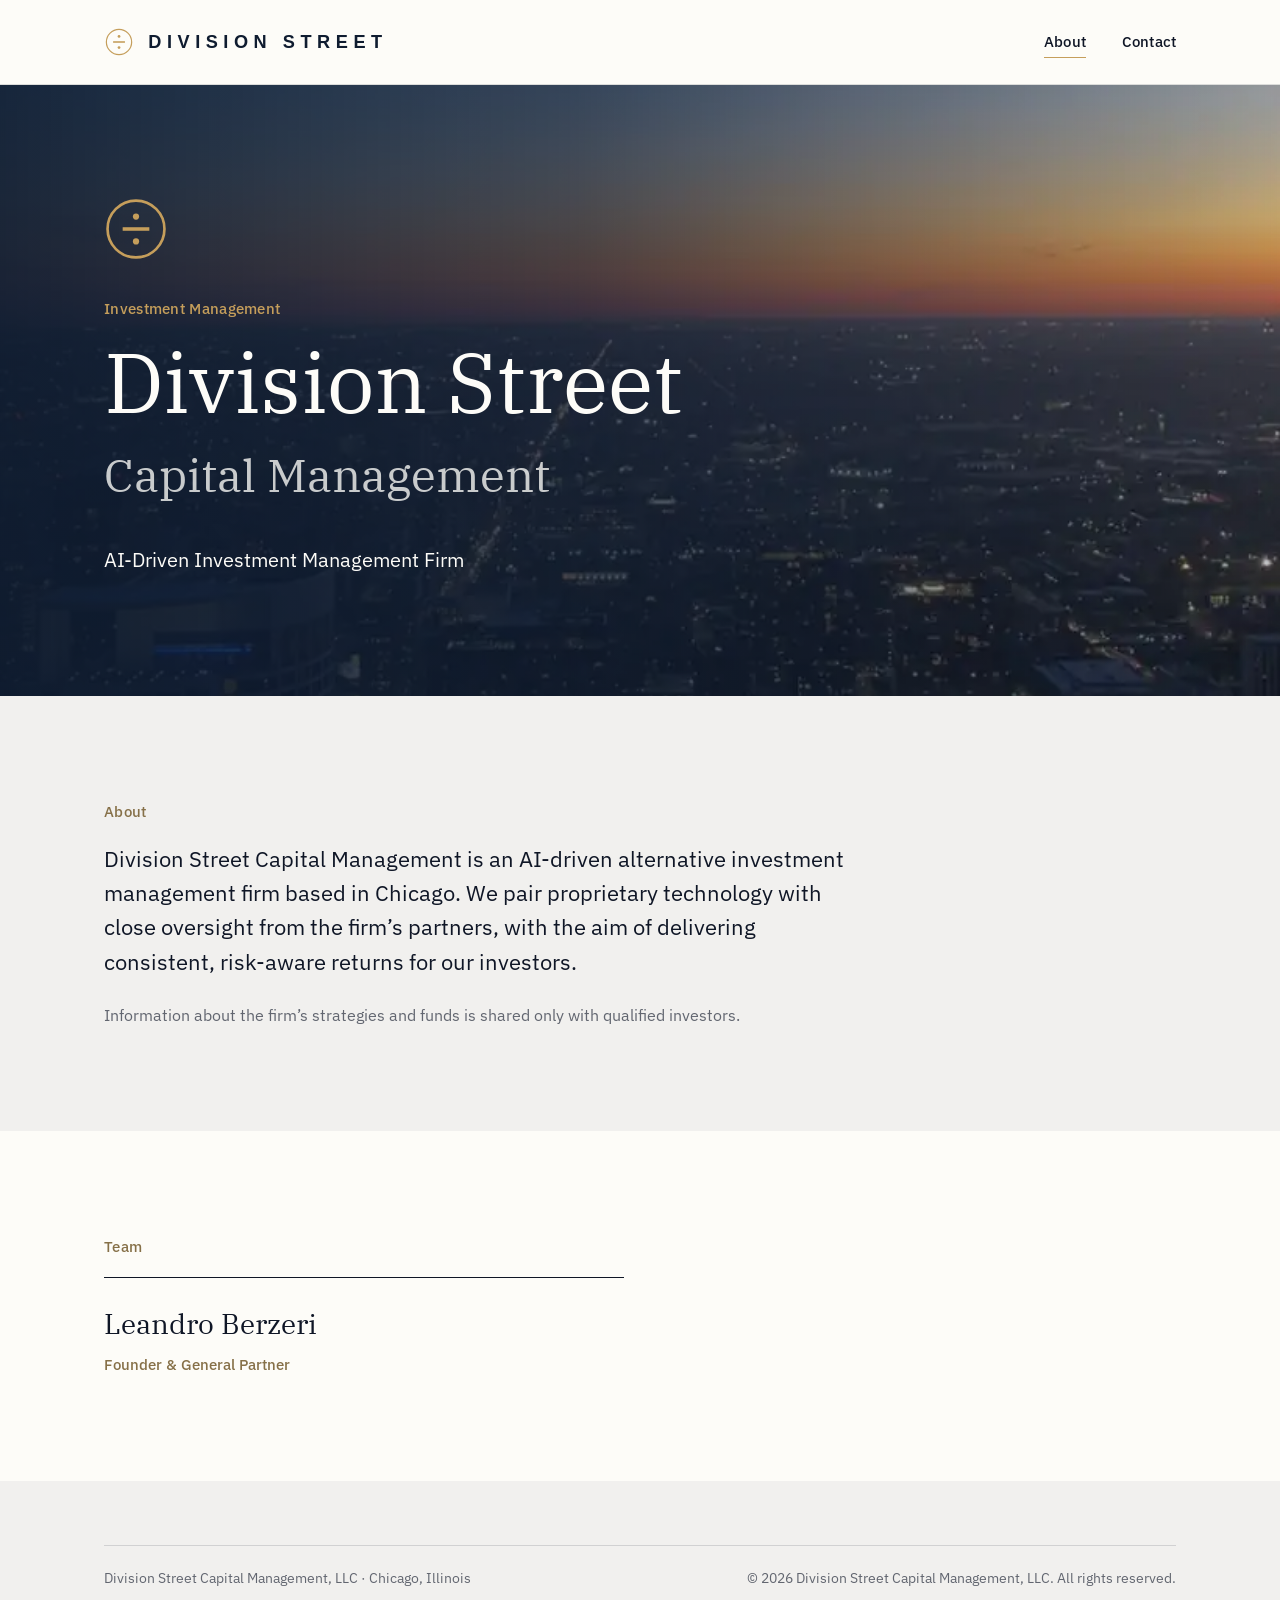
<file: index.html>
<!doctype html>
<html lang="en">
<head>
<meta charset="utf-8">
<meta name="viewport" content="width=device-width, initial-scale=1">
<title>Division Street Capital Management</title>
<meta name="description" content="Division Street Capital Management is a Chicago-based investment management firm.">
<link rel="icon" href="mark.svg" type="image/svg+xml">
<link rel="preconnect" href="https://fonts.googleapis.com">
<link rel="preconnect" href="https://fonts.gstatic.com" crossorigin>
<link href="https://fonts.googleapis.com/css2?family=IBM+Plex+Sans:wght@400;500&family=IBM+Plex+Serif:wght@400&display=swap" rel="stylesheet">
<link rel="stylesheet" href="style.css?v=4">
</head>
<body>
<header>
  <div class="wrap bar">
    <a class="logo" href="/"><img src="logo.svg" alt="Division Street" width="716" height="76"></a>
    <nav aria-label="Main">
      <ul>
        <li><a href="/" aria-current="page">About</a></li>
        <li><a href="/contact.html">Contact</a></li>
      </ul>
    </nav>
  </div>
</header>
<main>
  <section class="hero">
    <div class="wrap">
      <img class="mark" src="mark.svg" alt="" width="64" height="64">
      <p class="eyebrow">Investment Management</p>
      <h1>Division Street</h1>
      <p class="sub">Capital Management</p>
      <p class="lede">AI-Driven Investment Management Firm</p>
    </div>
  </section>

  <section class="about">
    <div class="wrap">
      <p class="eyebrow">About</p>
      <p class="intro">Division Street Capital Management is an AI-driven alternative investment management firm based in Chicago. We pair proprietary technology with close oversight from the firm’s partners, with the aim of delivering consistent, risk-aware returns for our investors.</p>
      <p class="intro note">Information about the firm’s strategies and funds is shared only with qualified investors.</p>
    </div>
  </section>

  <section class="team">
    <div class="wrap">
      <p class="eyebrow">Team</p>
      <article class="person">
        <h3>Leandro Berzeri</h3>
        <p class="role" style="margin-bottom:0">Founder &amp; General Partner</p>
      </article>
    </div>
  </section>
</main>
<footer>
  <div class="wrap">
    <div class="entities">
      <span>Division Street Capital Management, LLC · Chicago, Illinois</span>
      <span>© 2026 Division Street Capital Management, LLC. All rights reserved.</span>
    </div>
  </div>
</footer>
</body>
</html>
</file>
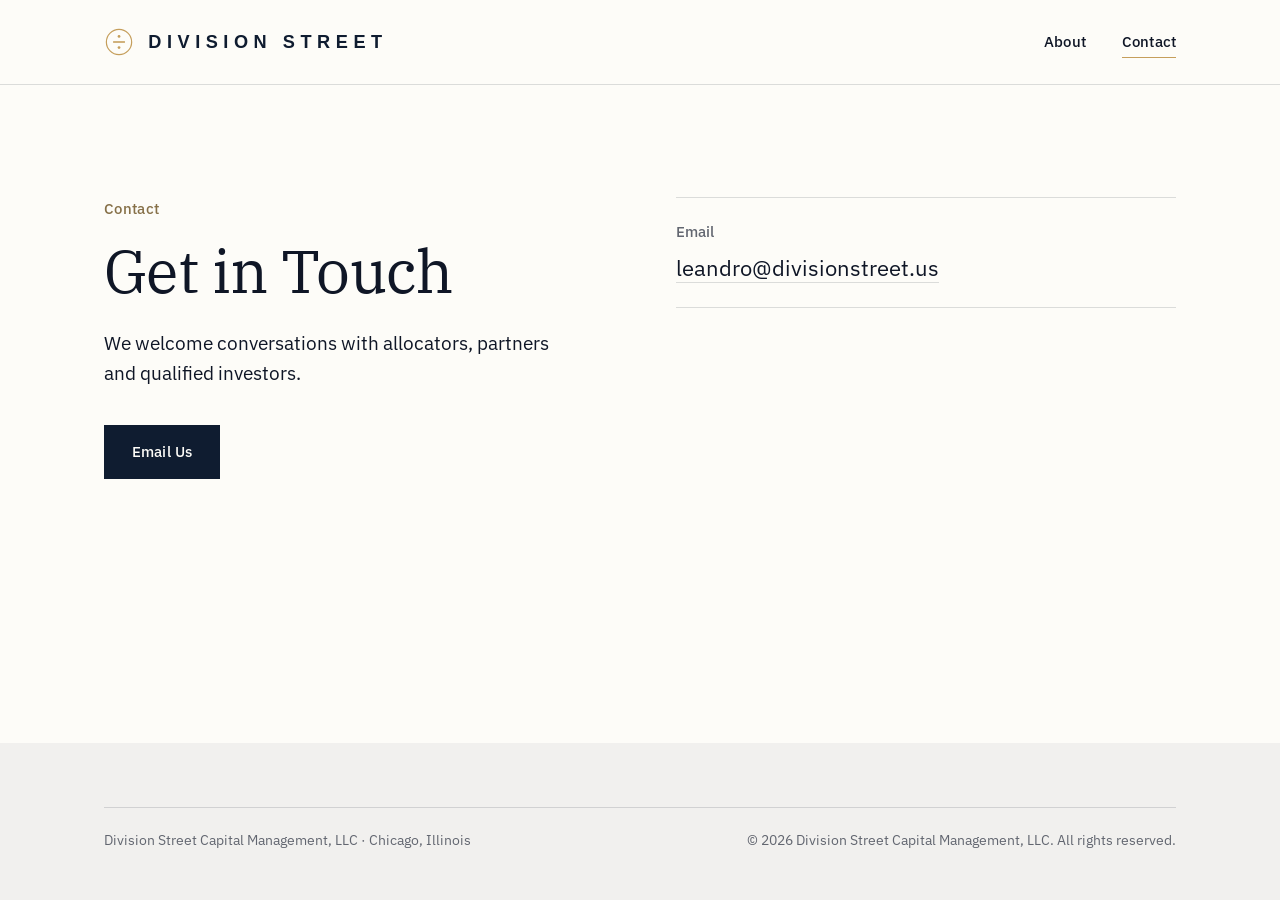
<file: contact.html>
<!doctype html>
<html lang="en">
<head>
<meta charset="utf-8">
<meta name="viewport" content="width=device-width, initial-scale=1">
<title>Contact · Division Street Capital Management</title>
<meta name="description" content="Division Street Capital Management is a Chicago-based investment management firm.">
<link rel="icon" href="mark.svg" type="image/svg+xml">
<link rel="preconnect" href="https://fonts.googleapis.com">
<link rel="preconnect" href="https://fonts.gstatic.com" crossorigin>
<link href="https://fonts.googleapis.com/css2?family=IBM+Plex+Sans:wght@400;500&family=IBM+Plex+Serif:wght@400&display=swap" rel="stylesheet">
<link rel="stylesheet" href="style.css?v=4">
</head>
<body>
<header>
  <div class="wrap bar">
    <a class="logo" href="/"><img src="logo.svg" alt="Division Street" width="716" height="76"></a>
    <nav aria-label="Main">
      <ul>
        <li><a href="/">About</a></li>
        <li><a href="/contact.html" aria-current="page">Contact</a></li>
      </ul>
    </nav>
  </div>
</header>
<main>
  <section class="contact">
    <div class="wrap two">
      <div>
        <p class="eyebrow">Contact</p>
        <h2>Get in Touch</h2>
        <p class="lead">We welcome conversations with allocators, partners and qualified investors.</p>
        <a class="cta" href="mailto:leandro@divisionstreet.us">Email Us</a>
      </div>
      <dl>
        <div><dt>Email</dt><dd><a href="mailto:leandro@divisionstreet.us">leandro@divisionstreet.us</a></dd></div>
      </dl>
    </div>
  </section>
</main>
<footer>
  <div class="wrap">
    <div class="entities">
      <span>Division Street Capital Management, LLC · Chicago, Illinois</span>
      <span>© 2026 Division Street Capital Management, LLC. All rights reserved.</span>
    </div>
  </div>
</footer>
</body>
</html>
</file>
<file: style.css>
:root {
  --navy: #0F1C30;
  --ink: #0F1626;
  --cream: #FDFCF8;
  --stone: #F1F0EE;
  --gold: #C59E5B;
  --gold-text: #867048;
  --slate: #626670;
  --line: rgba(15, 22, 38, 0.14);
  --serif: "IBM Plex Serif", Georgia, serif;
  --sans: "IBM Plex Sans", Helvetica, Arial, sans-serif;
}
* { box-sizing: border-box; }
body {
  margin: 0;
  background: var(--cream);
  color: var(--ink);
  font-family: var(--sans);
  font-size: 16px;
  line-height: 1.6;
  -webkit-font-smoothing: antialiased;
  min-height: 100vh;
  display: flex;
  flex-direction: column;
}
main { flex: 1; }
a { color: inherit; }
.wrap { max-width: 1120px; margin: 0 auto; padding: 0 24px; }
.eyebrow {
  font-size: 15px; letter-spacing: 0.02em;
  color: var(--gold-text); font-weight: 500; margin: 0 0 18px;
}
h1, h2, h3 { font-family: var(--serif); font-weight: 400; margin: 0; }
h2 { font-size: clamp(36px, 5vw, 60px); line-height: 1.08; letter-spacing: -0.01em; }

/* Header */
header { background: var(--cream); border-bottom: 1px solid var(--line); }
.bar { display: flex; align-items: center; justify-content: space-between; gap: 24px; height: 84px; }
.logo { display: block; line-height: 0; }
.logo img { height: 30px; width: auto; display: block; }
nav ul { list-style: none; display: flex; gap: 36px; margin: 0; padding: 0; }
nav a {
  text-decoration: none; font-size: 15px; letter-spacing: 0.01em; font-weight: 500;
  padding: 6px 0; border-bottom: 1px solid transparent;
}
nav a:hover, nav a:focus-visible { border-bottom-color: var(--ink); }
nav a[aria-current="page"] { border-bottom-color: var(--gold); }

/* Hero */
.hero {
  color: var(--cream); padding: 112px 0 120px;
  background-color: var(--navy);
  background-image: linear-gradient(90deg, rgba(15,28,48,0.92) 0%, rgba(15,28,48,0.72) 45%, rgba(15,28,48,0.25) 100%), url("skyline.webp");
  background-size: cover; background-position: center 55%;
}
.hero .mark { width: 64px; height: 64px; display: block; margin-bottom: 36px; }
.hero h1 { font-size: clamp(48px, 8vw, 84px); line-height: 1.02; }
.hero .sub { font-family: var(--serif); font-size: clamp(30px, 4.4vw, 46px); color: rgba(253,252,248,0.78); margin: 14px 0 0; }
.hero .lede { font-size: 20px; max-width: 560px; margin: 32px 0 0; }
.hero .eyebrow { color: var(--gold); }

/* About */
.about { background: var(--stone); padding: 104px 0; }
.two { display: grid; grid-template-columns: 1fr 1fr; gap: 72px; align-items: start; }
.about .intro { font-size: 22px; line-height: 1.55; margin: 0; max-width: 760px; }
.about .intro.note { font-size: 16px; color: var(--slate); margin-top: 24px; }

/* Team */
.team { padding: 104px 0; }
.team h2 { margin-bottom: 60px; }
.people { display: grid; grid-template-columns: 1fr 1fr; gap: 56px; }
.person { border-top: 1px solid var(--ink); padding-top: 24px; max-width: 520px; }
.person h3 { font-size: 28px; }
.person .role { font-size: 15px; color: var(--gold-text); font-weight: 500; margin: 6px 0 12px; }
.person p { margin: 0; }

/* Contact */
.contact { padding: 112px 0 120px; }
.contact .lead { font-size: 19px; margin: 24px 0 0; max-width: 460px; }
.contact dl { margin: 0; }
.contact dl > div { padding: 22px 0; border-top: 1px solid var(--line); }
.contact dl > div:last-child { border-bottom: 1px solid var(--line); }
.contact dt { font-size: 15px; color: var(--slate); font-weight: 500; margin-bottom: 6px; }
.contact dd { margin: 0; font-size: 22px; }
.contact dd a { text-decoration: none; border-bottom: 1px solid var(--line); }
.contact dd a:hover { border-bottom-color: var(--ink); }
.cta {
  display: inline-block; margin-top: 36px; text-decoration: none;
  background: var(--navy); color: var(--cream);
  padding: 15px 28px; font-size: 15px; letter-spacing: 0.01em; font-weight: 500;
}
.cta:hover, .cta:focus-visible { background: #1d2c45; }

/* Footer */
footer { background: var(--stone); padding: 64px 0 48px; font-size: 13.5px; }
footer .legal { max-width: 900px; margin: 0 0 36px; }
footer .entities { padding-top: 22px; border-top: 1px solid var(--line); display: flex; flex-wrap: wrap; justify-content: space-between; gap: 12px; color: var(--slate); }

@media (max-width: 860px) {
  .two, .people { grid-template-columns: 1fr; gap: 40px; }
}
@media (max-width: 620px) {
  .hero { background-image: linear-gradient(180deg, rgba(15,28,48,0.85), rgba(15,28,48,0.6)), url("skyline.webp"); }
  .wrap { padding: 0 16px; }
  .bar { height: auto; padding-top: 16px; padding-bottom: 16px; flex-direction: column; align-items: flex-start; gap: 12px; }
  .logo img { height: 22px; }
  nav ul { gap: 24px; }
  .hero { padding: 72px 0 80px; }
  .about, .team, .contact { padding: 72px 0; }
}
</file>
